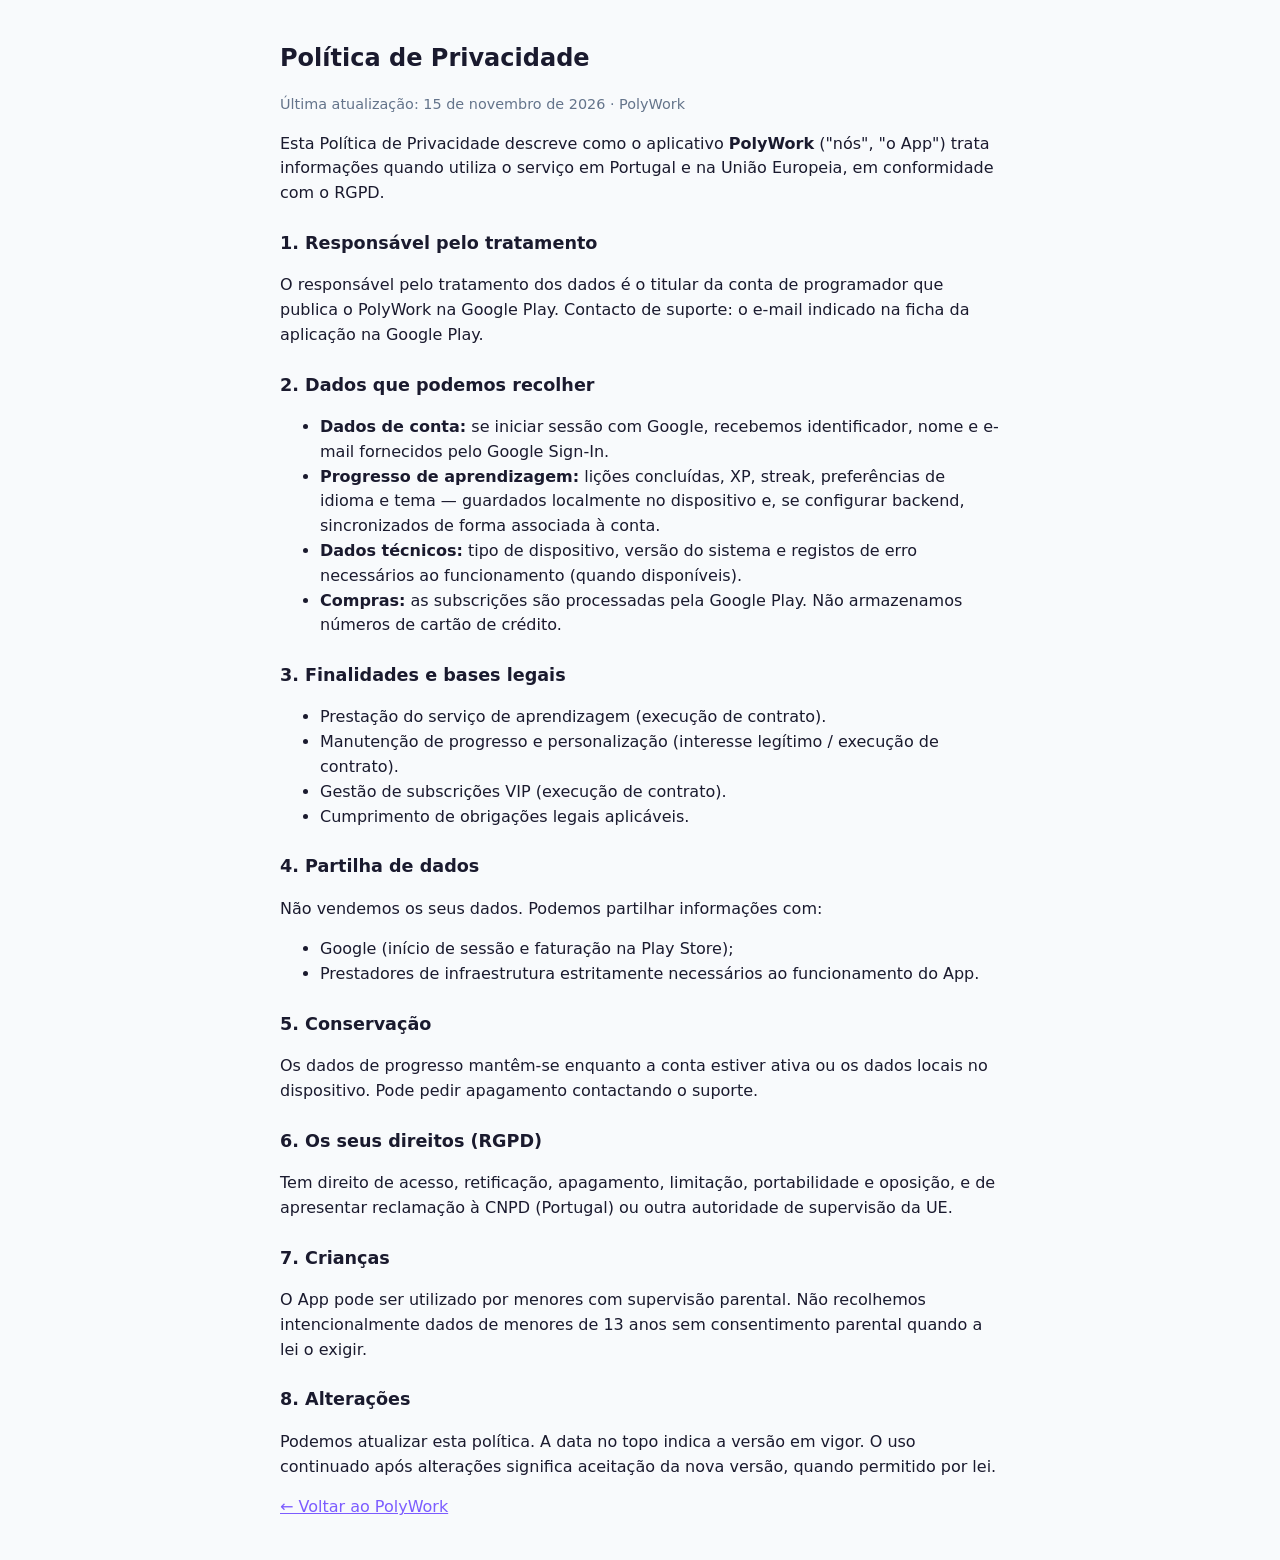
<file: privacy-policy.html>
<!DOCTYPE html>
<html lang="pt">
<head>
<meta charset="UTF-8">
<meta name="viewport" content="width=device-width, initial-scale=1">
<title>Política de Privacidade — PolyWork</title>
<style>
body{font-family:system-ui,sans-serif;max-width:720px;margin:0 auto;padding:24px;line-height:1.55;color:#1a1a2e;background:#f8fafc}
h1{font-size:1.5rem} h2{font-size:1.1rem;margin-top:1.5rem} a{color:#7c5cff}
.muted{color:#64748b;font-size:0.9rem}
</style>
</head>
<body>
<h1>Política de Privacidade</h1>
<p class="muted">Última atualização: 15 de novembro de 2026 · PolyWork</p>
<p>Esta Política de Privacidade descreve como o aplicativo <strong>PolyWork</strong> ("nós", "o App") trata informações quando utiliza o serviço em Portugal e na União Europeia, em conformidade com o RGPD.</p>

<h2>1. Responsável pelo tratamento</h2>
<p>O responsável pelo tratamento dos dados é o titular da conta de programador que publica o PolyWork na Google Play. Contacto de suporte: o e-mail indicado na ficha da aplicação na Google Play.</p>

<h2>2. Dados que podemos recolher</h2>
<ul>
<li><strong>Dados de conta:</strong> se iniciar sessão com Google, recebemos identificador, nome e e-mail fornecidos pelo Google Sign-In.</li>
<li><strong>Progresso de aprendizagem:</strong> lições concluídas, XP, streak, preferências de idioma e tema — guardados localmente no dispositivo e, se configurar backend, sincronizados de forma associada à conta.</li>
<li><strong>Dados técnicos:</strong> tipo de dispositivo, versão do sistema e registos de erro necessários ao funcionamento (quando disponíveis).</li>
<li><strong>Compras:</strong> as subscrições são processadas pela Google Play. Não armazenamos números de cartão de crédito.</li>
</ul>

<h2>3. Finalidades e bases legais</h2>
<ul>
<li>Prestação do serviço de aprendizagem (execução de contrato).</li>
<li>Manutenção de progresso e personalização (interesse legítimo / execução de contrato).</li>
<li>Gestão de subscrições VIP (execução de contrato).</li>
<li>Cumprimento de obrigações legais aplicáveis.</li>
</ul>

<h2>4. Partilha de dados</h2>
<p>Não vendemos os seus dados. Podemos partilhar informações com:</p>
<ul>
<li>Google (início de sessão e faturação na Play Store);</li>
<li>Prestadores de infraestrutura estritamente necessários ao funcionamento do App.</li>
</ul>

<h2>5. Conservação</h2>
<p>Os dados de progresso mantêm-se enquanto a conta estiver ativa ou os dados locais no dispositivo. Pode pedir apagamento contactando o suporte.</p>

<h2>6. Os seus direitos (RGPD)</h2>
<p>Tem direito de acesso, retificação, apagamento, limitação, portabilidade e oposição, e de apresentar reclamação à CNPD (Portugal) ou outra autoridade de supervisão da UE.</p>

<h2>7. Crianças</h2>
<p>O App pode ser utilizado por menores com supervisão parental. Não recolhemos intencionalmente dados de menores de 13 anos sem consentimento parental quando a lei o exigir.</p>

<h2>8. Alterações</h2>
<p>Podemos atualizar esta política. A data no topo indica a versão em vigor. O uso continuado após alterações significa aceitação da nova versão, quando permitido por lei.</p>

<p><a href="./index.html">← Voltar ao PolyWork</a></p>
</body>
</html>
</file>
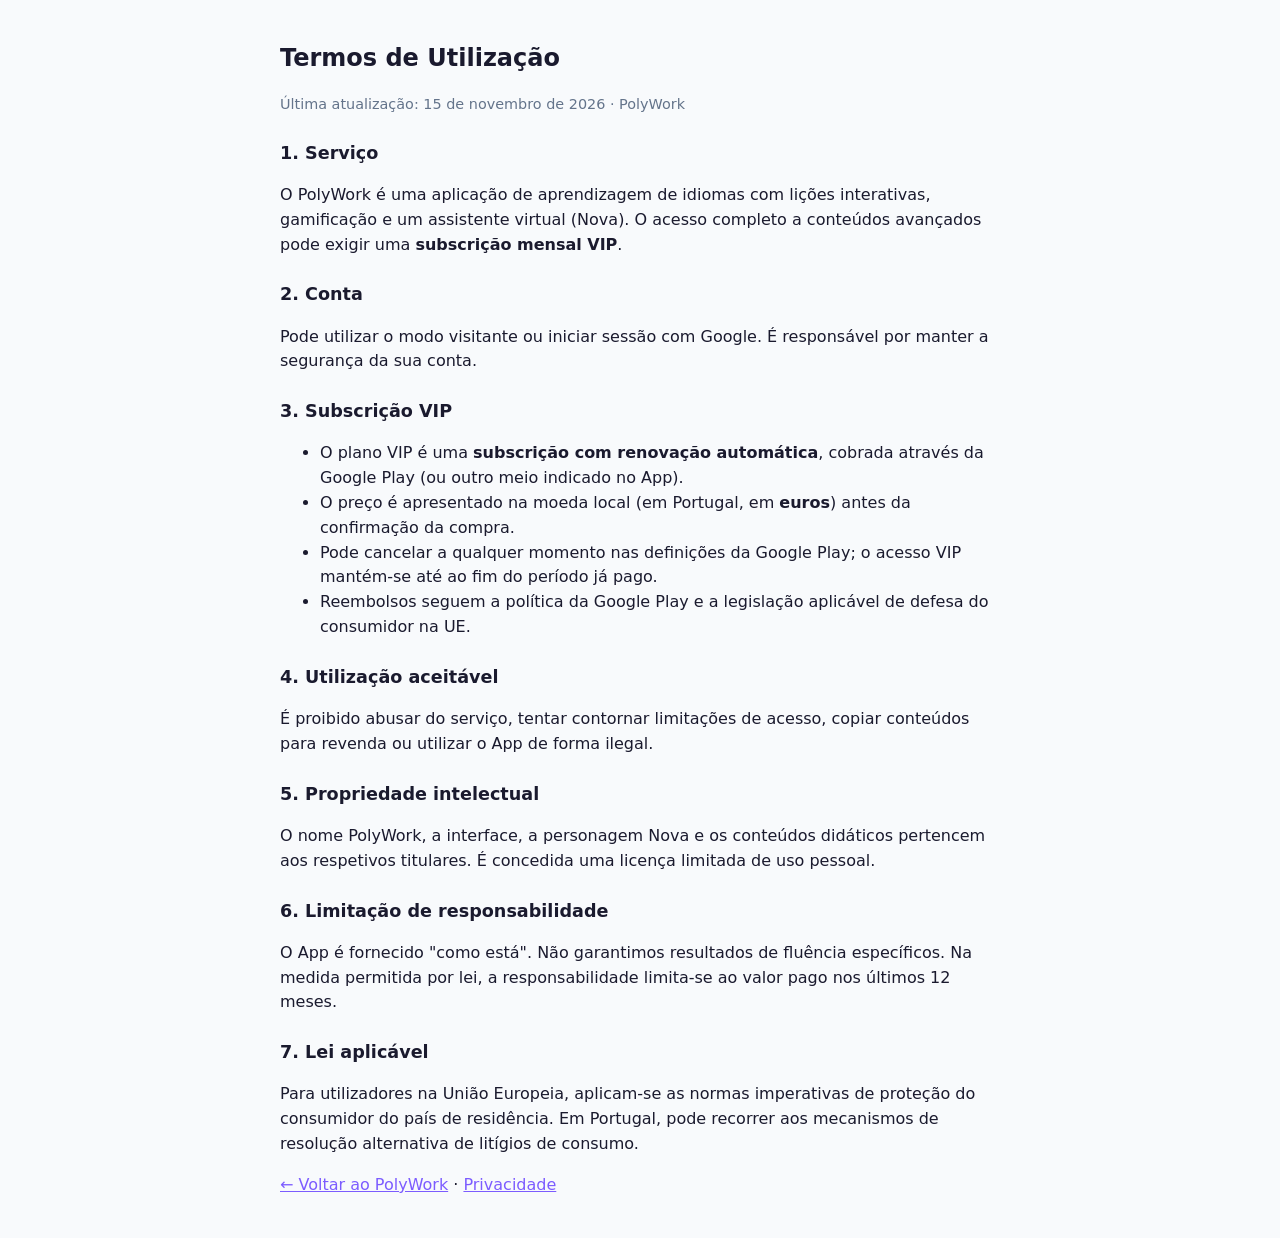
<file: terms.html>
<!DOCTYPE html>
<html lang="pt">
<head>
<meta charset="UTF-8">
<meta name="viewport" content="width=device-width, initial-scale=1">
<title>Termos de Utilização — PolyWork</title>
<style>
body{font-family:system-ui,sans-serif;max-width:720px;margin:0 auto;padding:24px;line-height:1.55;color:#1a1a2e;background:#f8fafc}
h1{font-size:1.5rem} h2{font-size:1.1rem;margin-top:1.5rem} a{color:#7c5cff}
.muted{color:#64748b;font-size:0.9rem}
</style>
</head>
<body>
<h1>Termos de Utilização</h1>
<p class="muted">Última atualização: 15 de novembro de 2026 · PolyWork</p>

<h2>1. Serviço</h2>
<p>O PolyWork é uma aplicação de aprendizagem de idiomas com lições interativas, gamificação e um assistente virtual (Nova). O acesso completo a conteúdos avançados pode exigir uma <strong>subscrição mensal VIP</strong>.</p>

<h2>2. Conta</h2>
<p>Pode utilizar o modo visitante ou iniciar sessão com Google. É responsável por manter a segurança da sua conta.</p>

<h2>3. Subscrição VIP</h2>
<ul>
<li>O plano VIP é uma <strong>subscrição com renovação automática</strong>, cobrada através da Google Play (ou outro meio indicado no App).</li>
<li>O preço é apresentado na moeda local (em Portugal, em <strong>euros</strong>) antes da confirmação da compra.</li>
<li>Pode cancelar a qualquer momento nas definições da Google Play; o acesso VIP mantém-se até ao fim do período já pago.</li>
<li>Reembolsos seguem a política da Google Play e a legislação aplicável de defesa do consumidor na UE.</li>
</ul>

<h2>4. Utilização aceitável</h2>
<p>É proibido abusar do serviço, tentar contornar limitações de acesso, copiar conteúdos para revenda ou utilizar o App de forma ilegal.</p>

<h2>5. Propriedade intelectual</h2>
<p>O nome PolyWork, a interface, a personagem Nova e os conteúdos didáticos pertencem aos respetivos titulares. É concedida uma licença limitada de uso pessoal.</p>

<h2>6. Limitação de responsabilidade</h2>
<p>O App é fornecido "como está". Não garantimos resultados de fluência específicos. Na medida permitida por lei, a responsabilidade limita-se ao valor pago nos últimos 12 meses.</p>

<h2>7. Lei aplicável</h2>
<p>Para utilizadores na União Europeia, aplicam-se as normas imperativas de proteção do consumidor do país de residência. Em Portugal, pode recorrer aos mecanismos de resolução alternativa de litígios de consumo.</p>

<p><a href="./index.html">← Voltar ao PolyWork</a> · <a href="./privacy-policy.html">Privacidade</a></p>
</body>
</html>
</file>
